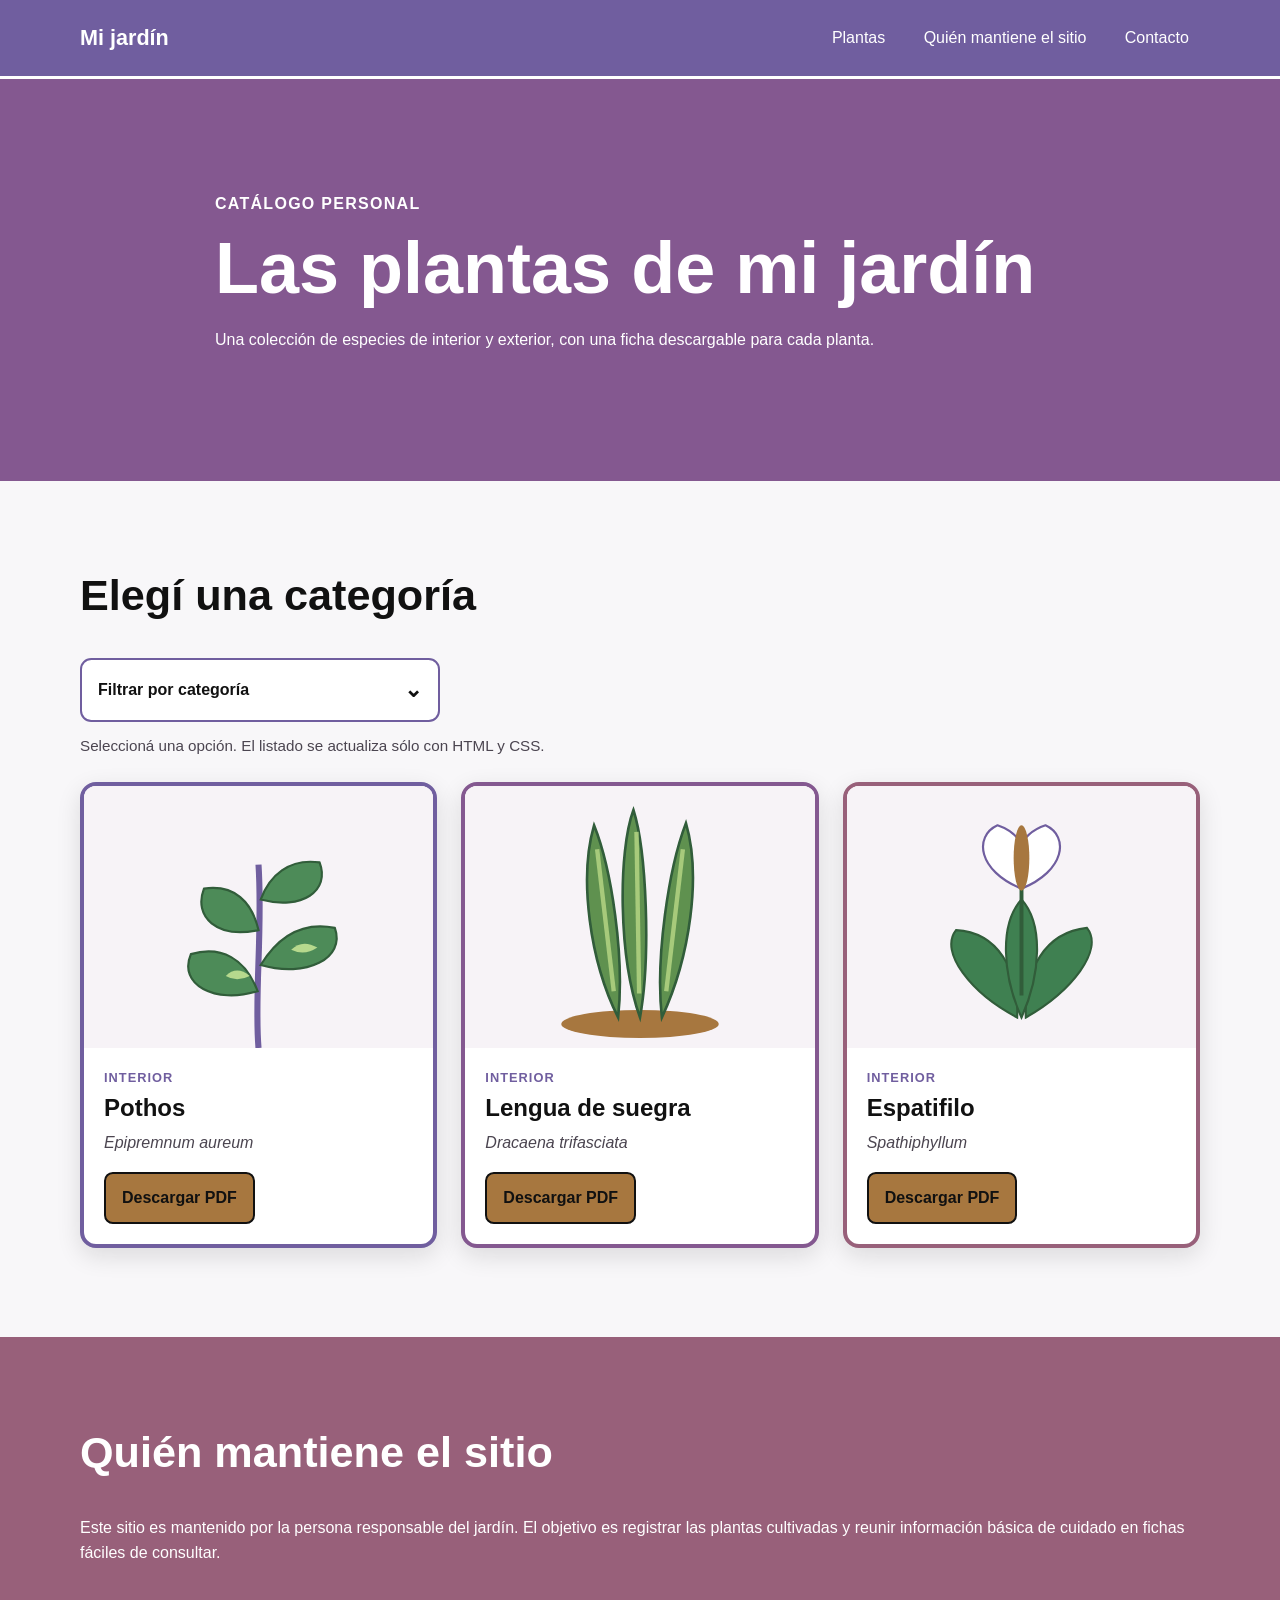
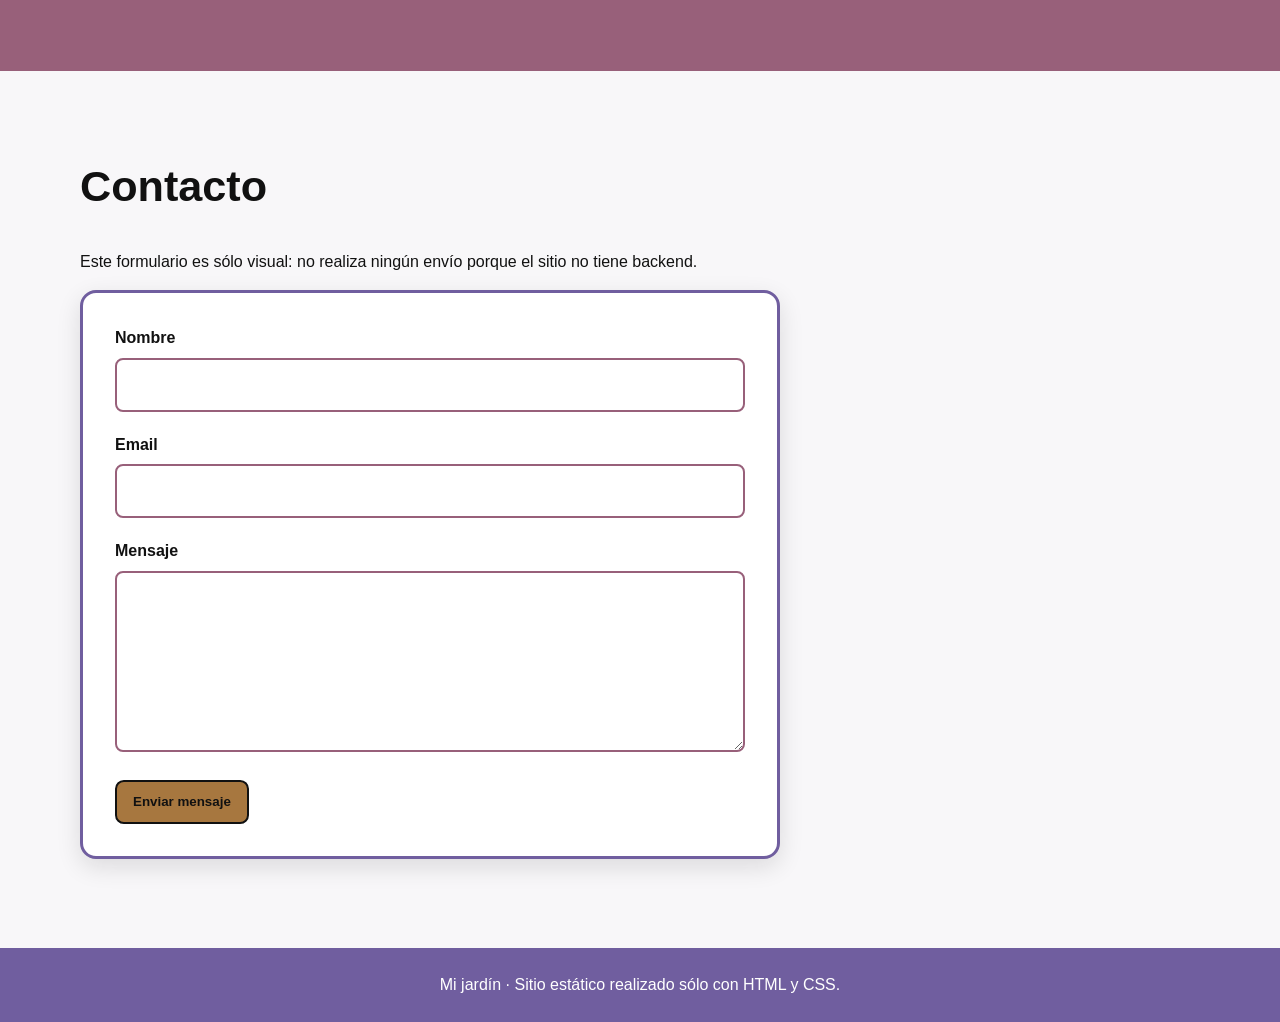
<file: version-ChatGPT-IA2/index.html>
<!doctype html>
<html lang="es">
<head>
  <meta charset="utf-8">
  <meta name="viewport" content="width=device-width, initial-scale=1">
  <meta name="description" content="Catálogo estático de plantas de jardín, con categorías interior y exterior.">
  <title>Mi jardín | Plantas</title>
  <link rel="stylesheet" href="estilosIA.css">
</head>
<body>
  <header class="site-header">
    <div class="contenedor header-inner">
      <a class="marca" href="#inicio">Mi jardín</a>
      <nav aria-label="Navegación principal">
        <ul class="nav-list">
          <li><a href="#plantas">Plantas</a></li>
          <li><a href="#mantenimiento">Quién mantiene el sitio</a></li>
          <li><a href="#contacto">Contacto</a></li>
        </ul>
      </nav>
    </div>
  </header>

  <main id="inicio">
    <section class="hero" aria-labelledby="titulo-principal">
      <div class="contenedor hero-inner">
        <p class="eyebrow">Catálogo personal</p>
        <h1 id="titulo-principal">Las plantas de mi jardín</h1>
        <p>Una colección de especies de interior y exterior, con una ficha descargable para cada planta.</p>
      </div>
    </section>

    <section id="plantas" class="seccion catalogo" aria-labelledby="titulo-plantas">
      <div class="contenedor">
        <h2 id="titulo-plantas">Elegí una categoría</h2>

        <div class="filtro">
          <input type="radio" name="categoria" id="cat-interior" checked>
          <input type="radio" name="categoria" id="cat-exterior">

          <div class="selector-categorias">
            <div class="selector-actual" aria-hidden="true">
              <span>Filtrar por categoría</span>
              <span class="flecha">⌄</span>
            </div>
            <div class="opciones">
              <label for="cat-interior">Interior</label>
              <label for="cat-exterior">Exterior</label>
            </div>
          </div>

          <p class="ayuda-filtro">Seleccioná una opción. El listado se actualiza sólo con HTML y CSS.</p>

          <div class="plantas-grid">
            <article class="tarjeta-planta planta-interior">
              <img src="imagenes/pothos.svg" alt="Ilustración de hojas verdes de pothos, Epipremnum aureum">
              <div class="tarjeta-contenido">
                <p class="categoria">Interior</p>
                <h3>Pothos</h3>
                <p class="nombre-cientifico"><em>Epipremnum aureum</em></p>
                <a class="boton" href="info/pothos.pdf" download>Descargar PDF</a>
              </div>
            </article>

            <article class="tarjeta-planta planta-interior">
              <img src="imagenes/sansevieria.svg" alt="Ilustración de hojas verticales de lengua de suegra, Dracaena trifasciata">
              <div class="tarjeta-contenido">
                <p class="categoria">Interior</p>
                <h3>Lengua de suegra</h3>
                <p class="nombre-cientifico"><em>Dracaena trifasciata</em></p>
                <a class="boton" href="info/sansevieria.pdf" download>Descargar PDF</a>
              </div>
            </article>

            <article class="tarjeta-planta planta-interior">
              <img src="imagenes/spathiphyllum.svg" alt="Ilustración de espatifilo con hojas verdes y una flor blanca">
              <div class="tarjeta-contenido">
                <p class="categoria">Interior</p>
                <h3>Espatifilo</h3>
                <p class="nombre-cientifico"><em>Spathiphyllum</em></p>
                <a class="boton" href="info/spathiphyllum.pdf" download>Descargar PDF</a>
              </div>
            </article>

            <article class="tarjeta-planta planta-exterior">
              <img src="imagenes/lavanda.svg" alt="Ilustración de flores violetas de lavanda, Lavandula angustifolia">
              <div class="tarjeta-contenido">
                <p class="categoria">Exterior</p>
                <h3>Lavanda</h3>
                <p class="nombre-cientifico"><em>Lavandula angustifolia</em></p>
                <a class="boton" href="info/lavanda.pdf" download>Descargar PDF</a>
              </div>
            </article>

            <article class="tarjeta-planta planta-exterior">
              <img src="imagenes/romero.svg" alt="Ilustración de ramas de romero con hojas estrechas y flores pequeñas">
              <div class="tarjeta-contenido">
                <p class="categoria">Exterior</p>
                <h3>Romero</h3>
                <p class="nombre-cientifico"><em>Salvia rosmarinus</em></p>
                <a class="boton" href="info/romero.pdf" download>Descargar PDF</a>
              </div>
            </article>

            <article class="tarjeta-planta planta-exterior">
              <img src="imagenes/geranio.svg" alt="Ilustración de geranio de jardín con hojas verdes y flores rojas">
              <div class="tarjeta-contenido">
                <p class="categoria">Exterior</p>
                <h3>Geranio de jardín</h3>
                <p class="nombre-cientifico"><em>Pelargonium × hortorum</em></p>
                <a class="boton" href="info/geranio.pdf" download>Descargar PDF</a>
              </div>
            </article>
          </div>
        </div>
      </div>
    </section>

    <section id="mantenimiento" class="seccion seccion-alternativa" aria-labelledby="titulo-mantenimiento">
      <div class="contenedor">
        <h2 id="titulo-mantenimiento">Quién mantiene el sitio</h2>
        <p>Este sitio es mantenido por la persona responsable del jardín. El objetivo es registrar las plantas cultivadas y reunir información básica de cuidado en fichas fáciles de consultar.</p>
      </div>
    </section>

    <section id="contacto" class="seccion" aria-labelledby="titulo-contacto">
      <div class="contenedor">
        <h2 id="titulo-contacto">Contacto</h2>
        <p>Este formulario es sólo visual: no realiza ningún envío porque el sitio no tiene backend.</p>
        <form class="formulario" action="#" method="post">
          <div class="campo">
            <label for="nombre">Nombre</label>
            <input type="text" id="nombre" name="nombre" autocomplete="name" required>
          </div>
          <div class="campo">
            <label for="email">Email</label>
            <input type="email" id="email" name="email" autocomplete="email" required>
          </div>
          <div class="campo">
            <label for="mensaje">Mensaje</label>
            <textarea id="mensaje" name="mensaje" rows="6" required></textarea>
          </div>
          <button class="boton boton-enviar" type="submit">Enviar mensaje</button>
        </form>
      </div>
    </section>
  </main>

  <footer class="site-footer">
    <div class="contenedor">
      <p>Mi jardín · Sitio estático realizado sólo con HTML y CSS.</p>
    </div>
  </footer>
</body>
</html>
</file>
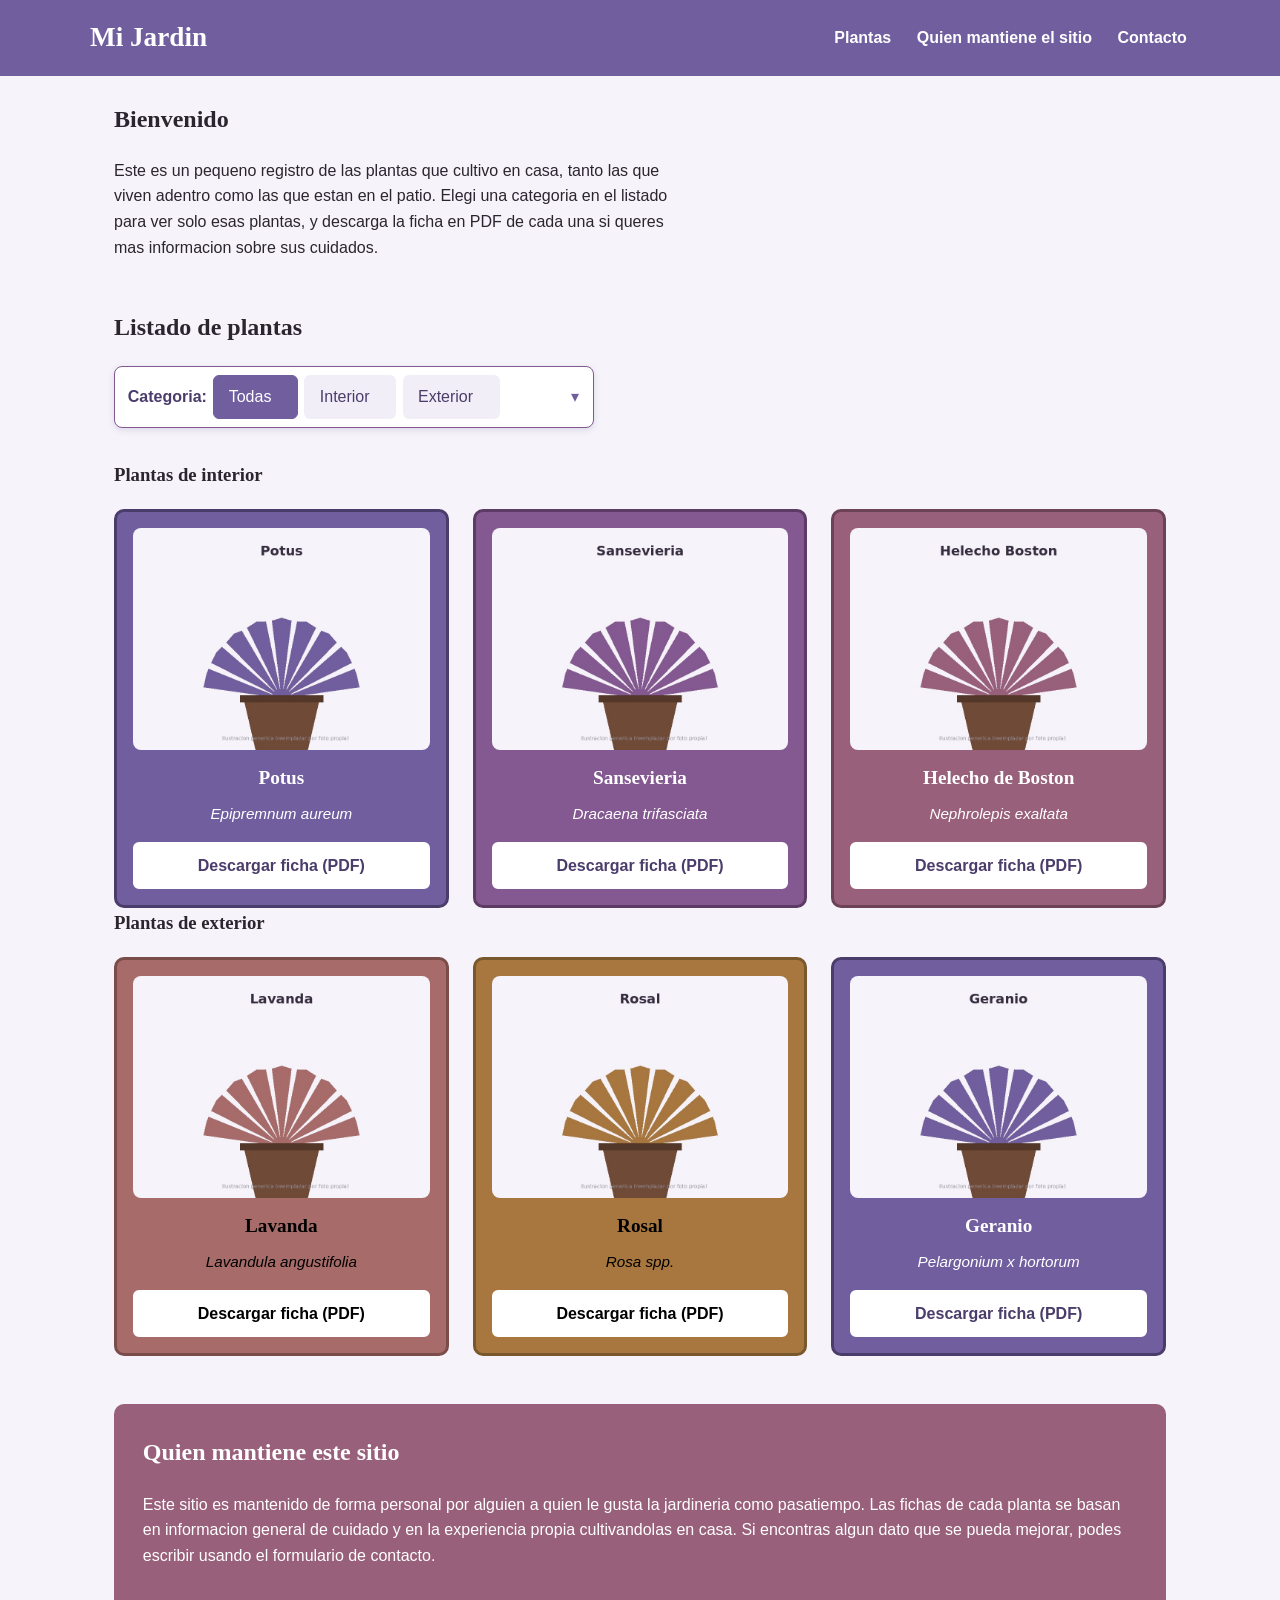
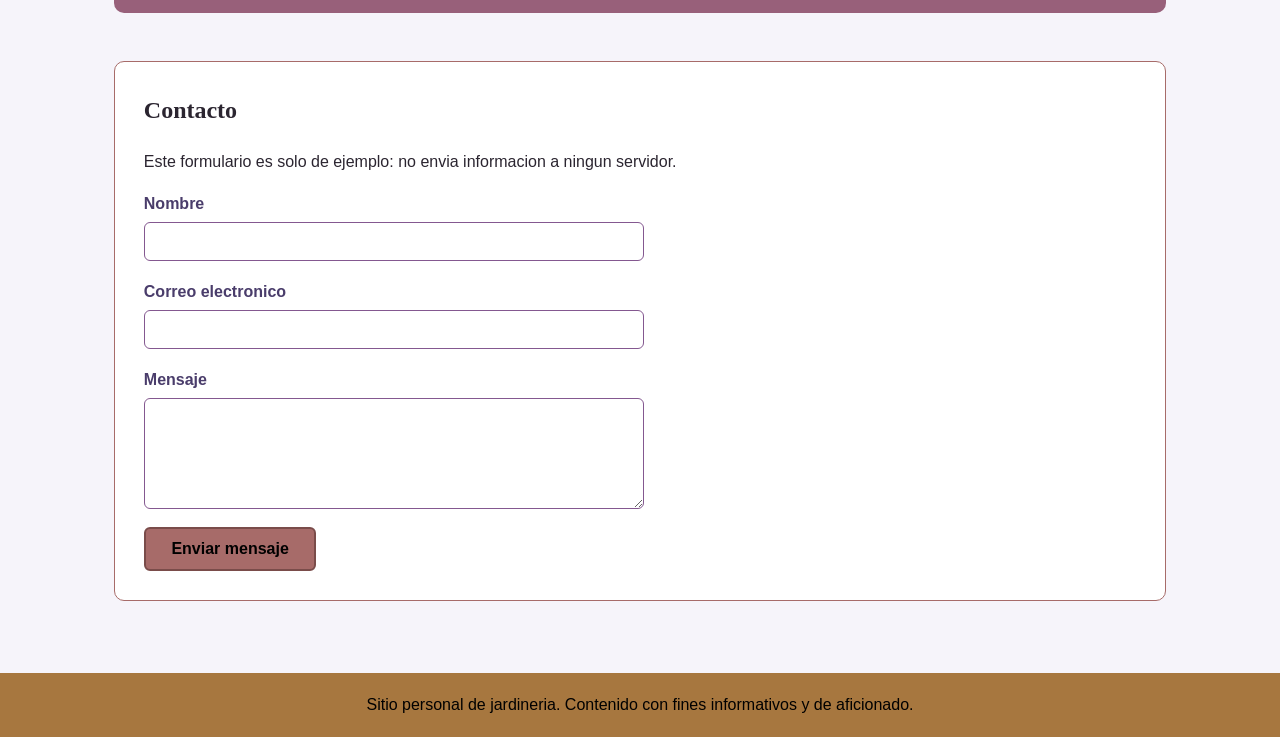
<file: version-Claude-IA1/index.html>
<!DOCTYPE html>
<html lang="es">
<head>
<meta charset="UTF-8">
<meta name="viewport" content="width=device-width, initial-scale=1.0">
<title>Mi Jardin - Plantas de interior y exterior</title>
<meta name="description" content="Sitio personal con las plantas de interior y exterior que cultivo en mi jardin, con fichas descargables de cada una.">
<link rel="stylesheet" href="estilosIA.css">
</head>
<body>

<header class="cabecera">
  <div class="cabecera-contenido">
    <h1>Mi Jardin</h1>
    <nav class="nav-principal" aria-label="Navegacion principal">
      <ul>
        <li><a href="#plantas">Plantas</a></li>
        <li><a href="#nosotros">Quien mantiene el sitio</a></li>
        <li><a href="#contacto">Contacto</a></li>
      </ul>
    </nav>
  </div>
</header>

<main>

  <section id="inicio" class="seccion-intro" aria-labelledby="inicio-titulo">
    <h2 id="inicio-titulo">Bienvenido</h2>
    <p>
      Este es un pequeno registro de las plantas que cultivo en casa, tanto las que
      viven adentro como las que estan en el patio. Elegi una categoria en el listado
      para ver solo esas plantas, y descarga la ficha en PDF de cada una si queres
      mas informacion sobre sus cuidados.
    </p>
  </section>

  <section id="plantas" class="seccion-plantas" aria-labelledby="plantas-titulo">
    <h2 id="plantas-titulo">Listado de plantas</h2>

    <input type="radio" id="cat-todas" name="categoria" class="cat-radio" checked>
    <input type="radio" id="cat-interior" name="categoria" class="cat-radio">
    <input type="radio" id="cat-exterior" name="categoria" class="cat-radio">

    <div class="categoria-selector" role="radiogroup" aria-label="Filtrar plantas por categoria">
      <span class="categoria-etiqueta" aria-hidden="true">Categoria:</span>
      <label for="cat-todas" class="opcion opcion-todas">Todas</label>
      <label for="cat-interior" class="opcion opcion-interior">Interior</label>
      <label for="cat-exterior" class="opcion opcion-exterior">Exterior</label>
    </div>

    <div class="grupo-plantas plantas-interior">
      <h3>Plantas de interior</h3>
      <div class="grilla-plantas">

        <article class="tarjeta-planta color-1">
          <img src="imagenes/potus.jpg" alt="Potus en maceta, planta colgante de hojas verdes en forma de corazon">
          <h4>Potus</h4>
          <p class="nombre-cientifico">Epipremnum aureum</p>
          <a class="boton-descarga" href="info/potus.pdf" download>Descargar ficha (PDF)</a>
        </article>

        <article class="tarjeta-planta color-2">
          <img src="imagenes/sansevieria.jpg" alt="Sansevieria en maceta, hojas rigidas y erguidas de color verde">
          <h4>Sansevieria</h4>
          <p class="nombre-cientifico">Dracaena trifasciata</p>
          <a class="boton-descarga" href="info/sansevieria.pdf" download>Descargar ficha (PDF)</a>
        </article>

        <article class="tarjeta-planta color-3">
          <img src="imagenes/helecho-boston.jpg" alt="Helecho de Boston en maceta, frondas verdes arqueadas y frondosas">
          <h4>Helecho de Boston</h4>
          <p class="nombre-cientifico">Nephrolepis exaltata</p>
          <a class="boton-descarga" href="info/helecho-boston.pdf" download>Descargar ficha (PDF)</a>
        </article>

      </div>
    </div>

    <div class="grupo-plantas plantas-exterior">
      <h3>Plantas de exterior</h3>
      <div class="grilla-plantas">

        <article class="tarjeta-planta color-4">
          <img src="imagenes/lavanda.jpg" alt="Lavanda en maceta, planta con espigas de flores moradas">
          <h4>Lavanda</h4>
          <p class="nombre-cientifico">Lavandula angustifolia</p>
          <a class="boton-descarga" href="info/lavanda.pdf" download>Descargar ficha (PDF)</a>
        </article>

        <article class="tarjeta-planta color-5">
          <img src="imagenes/rosal.jpg" alt="Rosal en maceta, arbusto con flores redondeadas">
          <h4>Rosal</h4>
          <p class="nombre-cientifico">Rosa spp.</p>
          <a class="boton-descarga" href="info/rosal.pdf" download>Descargar ficha (PDF)</a>
        </article>

        <article class="tarjeta-planta color-1">
          <img src="imagenes/geranio.jpg" alt="Geranio en maceta, planta con flores agrupadas de colores vivos">
          <h4>Geranio</h4>
          <p class="nombre-cientifico">Pelargonium x hortorum</p>
          <a class="boton-descarga" href="info/geranio.pdf" download>Descargar ficha (PDF)</a>
        </article>

      </div>
    </div>

  </section>

  <section id="nosotros" class="seccion-nosotros" aria-labelledby="nosotros-titulo">
    <h2 id="nosotros-titulo">Quien mantiene este sitio</h2>
    <p>
      Este sitio es mantenido de forma personal por alguien a quien le gusta la
      jardineria como pasatiempo. Las fichas de cada planta se basan en informacion
      general de cuidado y en la experiencia propia cultivandolas en casa. Si
      encontras algun dato que se pueda mejorar, podes escribir usando el
      formulario de contacto.
    </p>
  </section>

  <section id="contacto" class="seccion-contacto" aria-labelledby="contacto-titulo">
    <h2 id="contacto-titulo">Contacto</h2>
    <p>Este formulario es solo de ejemplo: no envia informacion a ningun servidor.</p>
    <form class="formulario-contacto" action="#" method="post">

      <div class="campo-formulario">
        <label for="nombre">Nombre</label>
        <input type="text" id="nombre" name="nombre" autocomplete="name" required>
      </div>

      <div class="campo-formulario">
        <label for="email">Correo electronico</label>
        <input type="email" id="email" name="email" autocomplete="email" required>
      </div>

      <div class="campo-formulario">
        <label for="mensaje">Mensaje</label>
        <textarea id="mensaje" name="mensaje" rows="5" required></textarea>
      </div>

      <button type="submit" class="boton-enviar">Enviar mensaje</button>
    </form>
  </section>

</main>

<footer class="pie-pagina">
  <p>Sitio personal de jardineria. Contenido con fines informativos y de aficionado.</p>
</footer>

</body>
</html>
</file>
<file: version-ChatGPT-IA2/estilosIA.css>
/* estilosIA.css */
:root {
  --violeta: #705e9f;
  --violeta-rosa: #845890;
  --malva: #98607a;
  --terracota: #a76b69;
  --ocre: #a7773f;
  --blanco: #ffffff;
  --negro: #111111;
  --fondo: #f8f7f9;
  --texto-suave: #4b4550;
  --sombra: 0 8px 24px rgba(17, 17, 17, 0.12);
}

* {
  box-sizing: border-box;
}

html {
  scroll-behavior: smooth;
}

body {
  margin: 0;
  font-family: Arial, Helvetica, sans-serif;
  line-height: 1.6;
  color: var(--negro);
  background: var(--fondo);
}

a {
  color: inherit;
}

img {
  display: block;
  max-width: 100%;
}

.contenedor {
  width: min(1120px, 92%);
  margin-inline: auto;
}

.site-header {
  position: sticky;
  top: 0;
  z-index: 10;
  background: var(--violeta);
  color: var(--blanco);
  border-bottom: 3px solid var(--blanco);
}

.header-inner {
  min-height: 76px;
  display: flex;
  align-items: center;
  justify-content: space-between;
  gap: 2rem;
}

.marca {
  font-size: 1.35rem;
  font-weight: 800;
  text-decoration: none;
}

.nav-list {
  display: flex;
  flex-wrap: wrap;
  justify-content: flex-end;
  gap: 0.35rem 1rem;
  padding: 0;
  margin: 0;
  list-style: none;
}

.nav-list a {
  display: inline-block;
  padding: 0.45rem 0.7rem;
  border-radius: 0.5rem;
  text-decoration: none;
}

.nav-list a:hover,
.nav-list a:focus-visible {
  background: var(--blanco);
  color: var(--violeta);
}

.hero {
  background: var(--violeta-rosa);
  color: var(--blanco);
  padding: clamp(4rem, 9vw, 7rem) 0;
}

.hero-inner {
  max-width: 850px;
}

.eyebrow {
  margin: 0 0 0.5rem;
  font-weight: 700;
  letter-spacing: 0.08em;
  text-transform: uppercase;
}

h1,
h2,
h3 {
  line-height: 1.2;
}

h1 {
  margin: 0 0 1rem;
  font-size: clamp(2.2rem, 6vw, 4.5rem);
}

h2 {
  margin-top: 0;
  font-size: clamp(1.8rem, 4vw, 2.7rem);
}

.seccion {
  padding: clamp(3.5rem, 7vw, 6rem) 0;
}

.seccion-alternativa {
  background: var(--malva);
  color: var(--blanco);
}

.filtro > input[type="radio"] {
  position: absolute;
  width: 1px;
  height: 1px;
  opacity: 0;
}

.selector-categorias {
  width: min(100%, 360px);
  position: relative;
  margin-bottom: 0.75rem;
}

.selector-actual {
  display: flex;
  align-items: center;
  justify-content: space-between;
  min-height: 52px;
  padding: 0.75rem 1rem;
  border: 2px solid var(--violeta);
  border-radius: 0.7rem;
  background: var(--blanco);
  color: var(--negro);
  font-weight: 700;
}

.flecha {
  font-size: 1.4rem;
}

.opciones {
  position: absolute;
  top: calc(100% - 0.75rem);
  left: 0;
  right: 0;
  z-index: 5;
  display: none;
  padding: 0.35rem;
  border: 2px solid var(--violeta);
  border-top: 0;
  border-radius: 0 0 0.7rem 0.7rem;
  background: var(--blanco);
  box-shadow: var(--sombra);
}

.selector-categorias:hover .opciones,
.selector-categorias:focus-within .opciones {
  display: block;
}

.opciones label {
  display: block;
  padding: 0.7rem 0.85rem;
  border-radius: 0.4rem;
  color: var(--negro);
  font-weight: 700;
  cursor: pointer;
}

.opciones label:hover,
.opciones label:focus {
  background: var(--violeta);
  color: var(--blanco);
}

#cat-interior:focus-visible ~ .selector-categorias .selector-actual,
#cat-exterior:focus-visible ~ .selector-categorias .selector-actual {
  outline: 3px solid var(--ocre);
  outline-offset: 3px;
}

#cat-interior:checked ~ .plantas-grid .planta-exterior,
#cat-exterior:checked ~ .plantas-grid .planta-interior {
  display: none;
}

#cat-interior:checked ~ .plantas-grid .planta-interior,
#cat-exterior:checked ~ .plantas-grid .planta-exterior {
  display: flex;
}

.ayuda-filtro {
  margin: 0 0 1.5rem;
  color: var(--texto-suave);
  font-size: 0.95rem;
}

.plantas-grid {
  display: grid;
  grid-template-columns: repeat(3, minmax(0, 1fr));
  gap: 1.5rem;
}

.tarjeta-planta {
  display: flex;
  flex-direction: column;
  overflow: hidden;
  min-width: 0;
  border-radius: 1rem;
  box-shadow: var(--sombra);
}

.planta-interior {
  border: 4px solid var(--violeta);
  background: var(--blanco);
}

.planta-interior:nth-child(2) {
  border: 4px solid var(--violeta-rosa);
  background: var(--blanco);
}

.planta-interior:nth-child(3) {
  border: 4px solid var(--malva);
  background: var(--blanco);
}

.planta-exterior {
  border: 4px solid var(--terracota);
  background: var(--blanco);
}

.planta-exterior:nth-child(5) {
  border: 4px solid var(--ocre);
  background: var(--blanco);
}

.planta-exterior:nth-child(6) {
  border: 4px solid var(--terracota);
  background: var(--blanco);
}

.tarjeta-planta img {
  width: 100%;
  aspect-ratio: 4 / 3;
  object-fit: cover;
  background: #eeeeee;
}

.tarjeta-contenido {
  display: flex;
  flex: 1;
  flex-direction: column;
  padding: 1.25rem;
}

.categoria {
  margin: 0 0 0.35rem;
  color: var(--violeta);
  font-size: 0.8rem;
  font-weight: 800;
  letter-spacing: 0.08em;
  text-transform: uppercase;
}

.tarjeta-contenido h3 {
  margin: 0;
  font-size: 1.5rem;
}

.nombre-cientifico {
  margin-top: 0.45rem;
  color: var(--texto-suave);
}

.boton {
  display: inline-flex;
  align-items: center;
  justify-content: center;
  align-self: flex-start;
  min-height: 44px;
  margin-top: auto;
  padding: 0.7rem 1rem;
  border: 2px solid var(--negro);
  border-radius: 0.55rem;
  background: var(--ocre);
  color: var(--negro);
  font-weight: 800;
  text-decoration: none;
  cursor: pointer;
}

.boton:hover,
.boton:focus-visible {
  background: var(--terracota);
}

.formulario {
  width: min(700px, 100%);
  padding: clamp(1.25rem, 4vw, 2rem);
  border: 3px solid var(--violeta);
  border-radius: 1rem;
  background: var(--blanco);
  box-shadow: var(--sombra);
}

.campo {
  margin-bottom: 1.25rem;
}

.campo label {
  display: block;
  margin-bottom: 0.45rem;
  font-weight: 800;
}

.campo input,
.campo textarea {
  width: 100%;
  padding: 0.75rem 0.85rem;
  border: 2px solid var(--malva);
  border-radius: 0.5rem;
  background: var(--blanco);
  color: var(--negro);
  font: inherit;
}

.campo input:focus,
.campo textarea:focus {
  outline: 3px solid var(--ocre);
  outline-offset: 2px;
}

.boton-enviar {
  margin-top: 0;
}

.site-footer {
  padding: 1.5rem 0;
  background: var(--violeta);
  color: var(--blanco);
  text-align: center;
}

.site-footer p {
  margin: 0;
}

@media (max-width: 900px) {
  .plantas-grid {
    grid-template-columns: repeat(2, minmax(0, 1fr));
  }

  .header-inner {
    align-items: flex-start;
    flex-direction: column;
    padding-block: 1rem;
  }

  .nav-list {
    justify-content: flex-start;
  }
}

@media (max-width: 620px) {
  .plantas-grid {
    grid-template-columns: 1fr;
  }

  .hero {
    padding-block: 3.5rem;
  }

  .nav-list {
    display: grid;
    grid-template-columns: 1fr 1fr;
    width: 100%;
  }

  .nav-list a {
    text-align: center;
  }

  .selector-categorias {
    width: 100%;
  }
}

@media (prefers-reduced-motion: reduce) {
  html {
    scroll-behavior: auto;
  }
}
</file>
<file: version-Claude-IA1/estilosIA.css>
/* =========================================================
   Sitio "Mi Jardin" - estilosIA.css
   Paleta de colores utilizada en todo el sitio:
   #705e9f + blanco
   #845890 + blanco
   #98607a + blanco
   #a76b69 + negro
   #a7773f + negro
   ========================================================= */

* {
  box-sizing: border-box;
}

html {
  scroll-behavior: smooth;
}

body {
  margin: 0;
  font-family: "Segoe UI", Verdana, Arial, sans-serif;
  background-color: #f6f4fa;
  color: #2b2530;
  line-height: 1.6;
}

h1, h2, h3, h4 {
  font-family: Georgia, "Times New Roman", serif;
  margin-top: 0;
}

img {
  max-width: 100%;
  display: block;
}

a {
  color: inherit;
}

/* =========================
   Header y navegacion
   ========================= */

.cabecera {
  background: #705e9f;
  color: #ffffff;
  padding: 1rem 1.5rem;
}

.cabecera-contenido {
  max-width: 1100px;
  margin: 0 auto;
  display: flex;
  flex-wrap: wrap;
  justify-content: space-between;
  align-items: center;
  gap: 0.8rem;
}

.cabecera h1 {
  margin: 0;
  font-size: 1.7rem;
  color: #ffffff;
}

.nav-principal ul {
  list-style: none;
  display: flex;
  flex-wrap: wrap;
  gap: 1.2rem;
  margin: 0;
  padding: 0;
}

.nav-principal a {
  color: #ffffff;
  text-decoration: none;
  font-weight: bold;
  padding: 0.3rem 0.2rem;
  border-bottom: 2px solid transparent;
}

.nav-principal a:hover,
.nav-principal a:focus {
  border-bottom-color: #ffffff;
}

/* =========================
   Contenido general
   ========================= */

main {
  max-width: 1100px;
  margin: 0 auto;
  padding: 1.5rem;
}

section {
  margin-bottom: 3rem;
}

.seccion-intro p {
  max-width: 65ch;
}

/* =========================
   Selector de categoria
   (radio buttons con apariencia de lista desplegable)
   ========================= */

.cat-radio {
  position: absolute;
  width: 1px;
  height: 1px;
  margin: -1px;
  padding: 0;
  overflow: hidden;
  clip: rect(0, 0, 0, 0);
  white-space: nowrap;
  border: 0;
}

.categoria-selector {
  display: flex;
  flex-wrap: wrap;
  align-items: center;
  gap: 0.4rem;
  background: #ffffff;
  border: 1px solid #845890;
  border-radius: 8px;
  padding: 0.5rem;
  max-width: 480px;
  margin-bottom: 2rem;
  box-shadow: 0 2px 6px rgba(112, 94, 159, 0.2);
  position: relative;
}

.categoria-selector::after {
  content: "\25BE";
  position: absolute;
  right: 0.9rem;
  top: 50%;
  transform: translateY(-50%);
  color: #705e9f;
  pointer-events: none;
}

.categoria-etiqueta {
  font-weight: bold;
  color: #4a3d6b;
  padding-left: 0.3rem;
}

.categoria-selector .opcion {
  cursor: pointer;
  padding: 0.5rem 1.6rem 0.5rem 0.9rem;
  border-radius: 6px;
  background: #f1eef8;
  color: #4a3d6b;
  border: 1px solid transparent;
}

.categoria-selector .opcion:hover {
  background: #e4ddf3;
}

/* Resalta la opcion seleccionada, como en una lista desplegable real */
#cat-todas:checked ~ .categoria-selector .opcion-todas,
#cat-interior:checked ~ .categoria-selector .opcion-interior,
#cat-exterior:checked ~ .categoria-selector .opcion-exterior {
  background: #705e9f;
  color: #ffffff;
  border-color: #705e9f;
}

/* Indicador de foco visible para accesibilidad de teclado */
#cat-todas:focus ~ .categoria-selector .opcion-todas,
#cat-interior:focus ~ .categoria-selector .opcion-interior,
#cat-exterior:focus ~ .categoria-selector .opcion-exterior {
  outline: 3px solid #a7773f;
  outline-offset: 2px;
}

/* Filtro real de plantas segun la categoria elegida */
.grupo-plantas {
  display: none;
}

#cat-todas:checked ~ .plantas-interior,
#cat-todas:checked ~ .plantas-exterior,
#cat-interior:checked ~ .plantas-interior,
#cat-exterior:checked ~ .plantas-exterior {
  display: block;
}

/* =========================
   Tarjetas de plantas
   ========================= */

.grilla-plantas {
  display: grid;
  grid-template-columns: repeat(auto-fit, minmax(230px, 1fr));
  gap: 1.5rem;
  margin-top: 1rem;
}

.tarjeta-planta {
  border-radius: 10px;
  padding: 1rem;
  text-align: center;
  display: flex;
  flex-direction: column;
  gap: 0.5rem;
}

.tarjeta-planta img {
  border-radius: 8px;
  margin-bottom: 0.3rem;
}

.tarjeta-planta h4 {
  margin: 0;
  font-size: 1.2rem;
}

.tarjeta-planta .nombre-cientifico {
  font-style: italic;
  margin: 0 0 0.5rem 0;
  font-size: 0.95rem;
}

/* Colores de tarjeta segun la paleta indicada, usando border y background */
.color-1 {
  background: #705e9f;
  border: 3px solid #4a3d6b;
  color: #ffffff;
}

.color-2 {
  background: #845890;
  border: 3px solid #5c3c64;
  color: #ffffff;
}

.color-3 {
  background: #98607a;
  border: 3px solid #6c4356;
  color: #ffffff;
}

.color-4 {
  background: #a76b69;
  border: 3px solid #7a4c4a;
  color: #000000;
}

.color-5 {
  background: #a7773f;
  border: 3px solid #7a582d;
  color: #000000;
}

.boton-descarga {
  display: inline-block;
  margin-top: auto;
  padding: 0.55rem 1rem;
  border-radius: 6px;
  text-decoration: none;
  font-weight: bold;
  background: #ffffff;
  color: #4a3d6b;
  border: 2px solid #ffffff;
}

.color-4 .boton-descarga,
.color-5 .boton-descarga {
  color: #000000;
}

.boton-descarga:hover,
.boton-descarga:focus {
  background: transparent;
  color: #ffffff;
  border-color: #ffffff;
}

.color-4 .boton-descarga:hover,
.color-4 .boton-descarga:focus,
.color-5 .boton-descarga:hover,
.color-5 .boton-descarga:focus {
  color: #000000;
  border-color: #000000;
}

/* =========================
   Seccion "quien mantiene el sitio"
   ========================= */

.seccion-nosotros {
  background: #98607a;
  color: #ffffff;
  padding: 1.8rem;
  border-radius: 10px;
}

.seccion-nosotros h2 {
  color: #ffffff;
}

/* =========================
   Formulario de contacto
   ========================= */

.seccion-contacto {
  background: #ffffff;
  border: 1px solid #a76b69;
  border-radius: 10px;
  padding: 1.8rem;
}

.formulario-contacto {
  display: flex;
  flex-direction: column;
  gap: 1.1rem;
  max-width: 500px;
  margin-top: 1rem;
}

.campo-formulario {
  display: flex;
  flex-direction: column;
  gap: 0.35rem;
}

.campo-formulario label {
  font-weight: bold;
  color: #4a3d6b;
}

.campo-formulario input,
.campo-formulario textarea {
  padding: 0.6rem;
  border: 1px solid #845890;
  border-radius: 6px;
  font-family: inherit;
  font-size: 1rem;
}

.campo-formulario input:focus,
.campo-formulario textarea:focus {
  outline: 3px solid #a7773f;
  outline-offset: 1px;
}

.boton-enviar {
  align-self: flex-start;
  background: #a76b69;
  color: #000000;
  border: 2px solid #7a4c4a;
  padding: 0.7rem 1.6rem;
  border-radius: 6px;
  font-weight: bold;
  font-size: 1rem;
  cursor: pointer;
}

.boton-enviar:hover,
.boton-enviar:focus {
  background: #7a4c4a;
  color: #ffffff;
}

/* =========================
   Footer
   ========================= */

.pie-pagina {
  background: #a7773f;
  color: #000000;
  text-align: center;
  padding: 1.2rem;
}

.pie-pagina p {
  margin: 0;
}

/* =========================
   Responsive: pantallas medianas
   ========================= */

@media (max-width: 768px) {
  .cabecera-contenido {
    flex-direction: column;
    align-items: flex-start;
  }

  .nav-principal ul {
    gap: 0.9rem;
  }

  .grilla-plantas {
    grid-template-columns: repeat(auto-fit, minmax(200px, 1fr));
  }
}

/* =========================
   Responsive: celulares
   ========================= */

@media (max-width: 480px) {
  .cabecera h1 {
    font-size: 1.4rem;
  }

  .nav-principal ul {
    flex-direction: column;
    gap: 0.5rem;
  }

  .grilla-plantas {
    grid-template-columns: 1fr;
  }

  .categoria-selector {
    max-width: 100%;
  }

  .formulario-contacto {
    max-width: 100%;
  }
}
</file>
